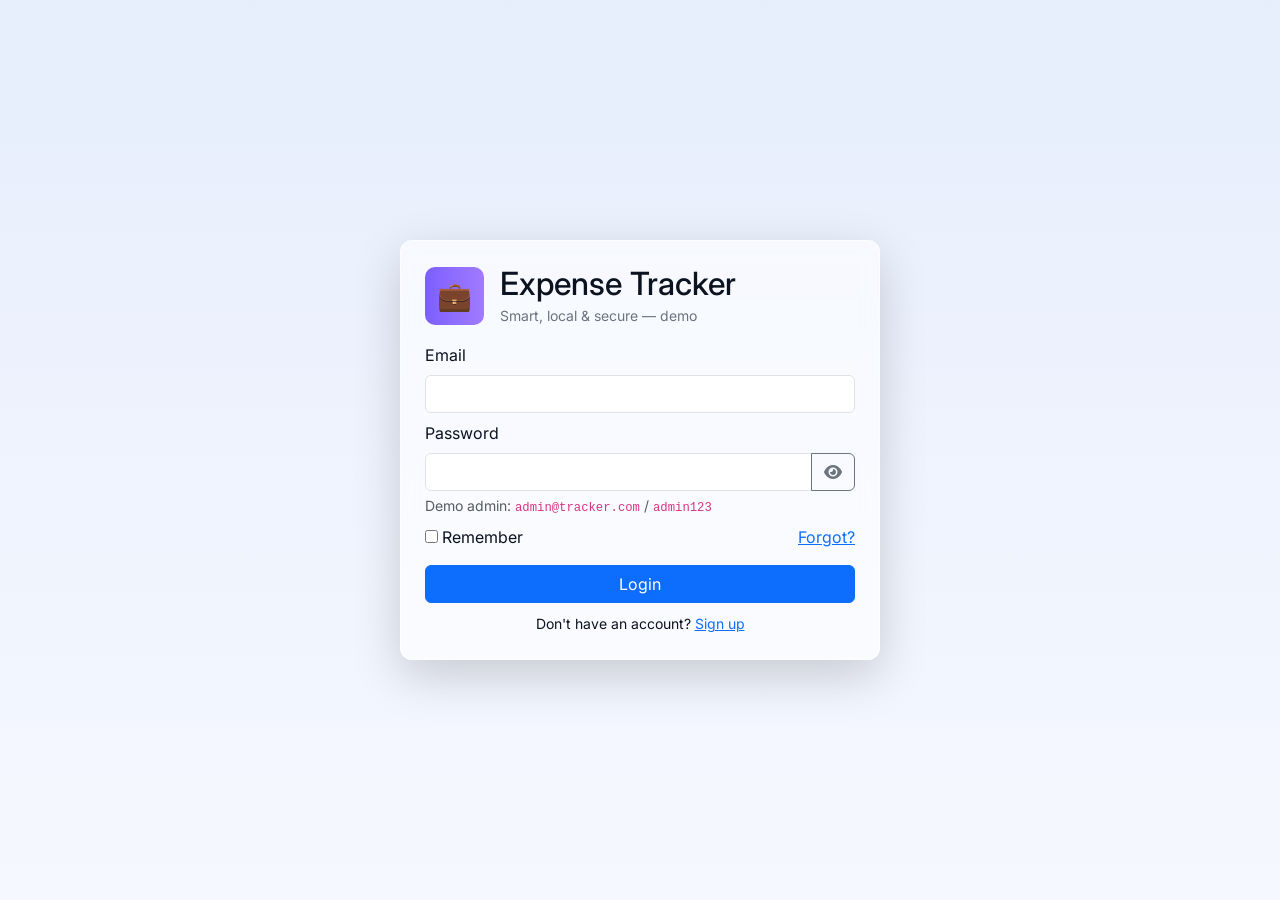
<file: index.html>
<!doctype html>
<html lang="en">
<head>
<meta charset="utf-8" />
<meta name="viewport" content="width=device-width,initial-scale=1" />
<title>Login — Expense Tracker</title>

<link href="https://cdn.jsdelivr.net/npm/bootstrap@5.3.0/dist/css/bootstrap.min.css" rel="stylesheet">
<link href="https://cdnjs.cloudflare.com/ajax/libs/font-awesome/6.4.0/css/all.min.css" rel="stylesheet">
<link rel="stylesheet" href="style.css">
</head>
<body class="page-login">

<main class="auth-viewport">
  <div class="auth-card glass shadow-lg">
    <div class="d-flex align-items-center gap-3 mb-3">
      <div class="brand-logo">💼</div>
      <div>
        <h2 class="m-0">Expense Tracker</h2>
        <small class="muted">Smart, local & secure — demo</small>
      </div>
    </div>

    <form id="loginForm" novalidate>
      <div class="mb-2">
        <label class="form-label">Email</label>
        <input id="loginEmail" type="email" class="form-control" required>
        <div class="invalid-feedback">Please enter a valid email.</div>
      </div>

      <div class="mb-2">
        <label class="form-label">Password</label>
        <div class="input-group">
          <input id="loginPassword" type="password" class="form-control" required minlength="4">
          <button type="button" id="toggleLoginPwd" class="btn btn-outline-secondary" aria-label="Toggle password">
            <i class="fa fa-eye"></i>
          </button>
        </div>
        <div class="form-text">Demo admin: <code>admin@tracker.com</code> / <code>admin123</code></div>
      </div>

      <div class="d-flex justify-content-between align-items-center mb-3">
        <div><input id="remember" type="checkbox"> <label for="remember">Remember</label></div>
        <a href="#" id="openForgot">Forgot?</a>
      </div>

      <button class="btn btn-primary w-100 mb-2">Login</button>

      <div class="text-center">
        <small>Don't have an account? <a href="signup.html">Sign up</a></small>
      </div>
    </form>
  </div>
</main>

<!-- Forgot modal -->
<div id="forgotModal" class="modal-overlay d-none">
  <div class="modal-card glass slide-up">
    <h5>Reset password</h5>
    <div id="forgotStage1">
      <p class="muted">Enter your registered email. (Demo: code shown on-screen)</p>
      <input id="forgotEmail" class="form-control mb-2" placeholder="you@domain.com">
      <div class="d-flex gap-2">
        <button id="sendCode" class="btn btn-primary flex-fill">Send code</button>
        <button id="cancelForgot" class="btn btn-outline-secondary flex-fill">Cancel</button>
      </div>
    </div>

    <div id="forgotStage2" class="d-none">
      <p class="muted">Enter code and new password</p>
      <input id="resetCode" class="form-control mb-2" placeholder="6-digit code">
      <div class="input-group mb-2">
        <input id="newPassword" type="password" class="form-control" placeholder="New password">
        <button id="toggleResetPwd" type="button" class="btn btn-outline-secondary"><i class="fa fa-eye"></i></button>
      </div>
      <button id="resetPasswordBtn" class="btn btn-success w-100">Reset</button>
      <div id="demoCode" class="mt-2 muted small"></div>
    </div>
  </div>
</div>

<script src="script.js"></script>
</body>
</html>
</file>
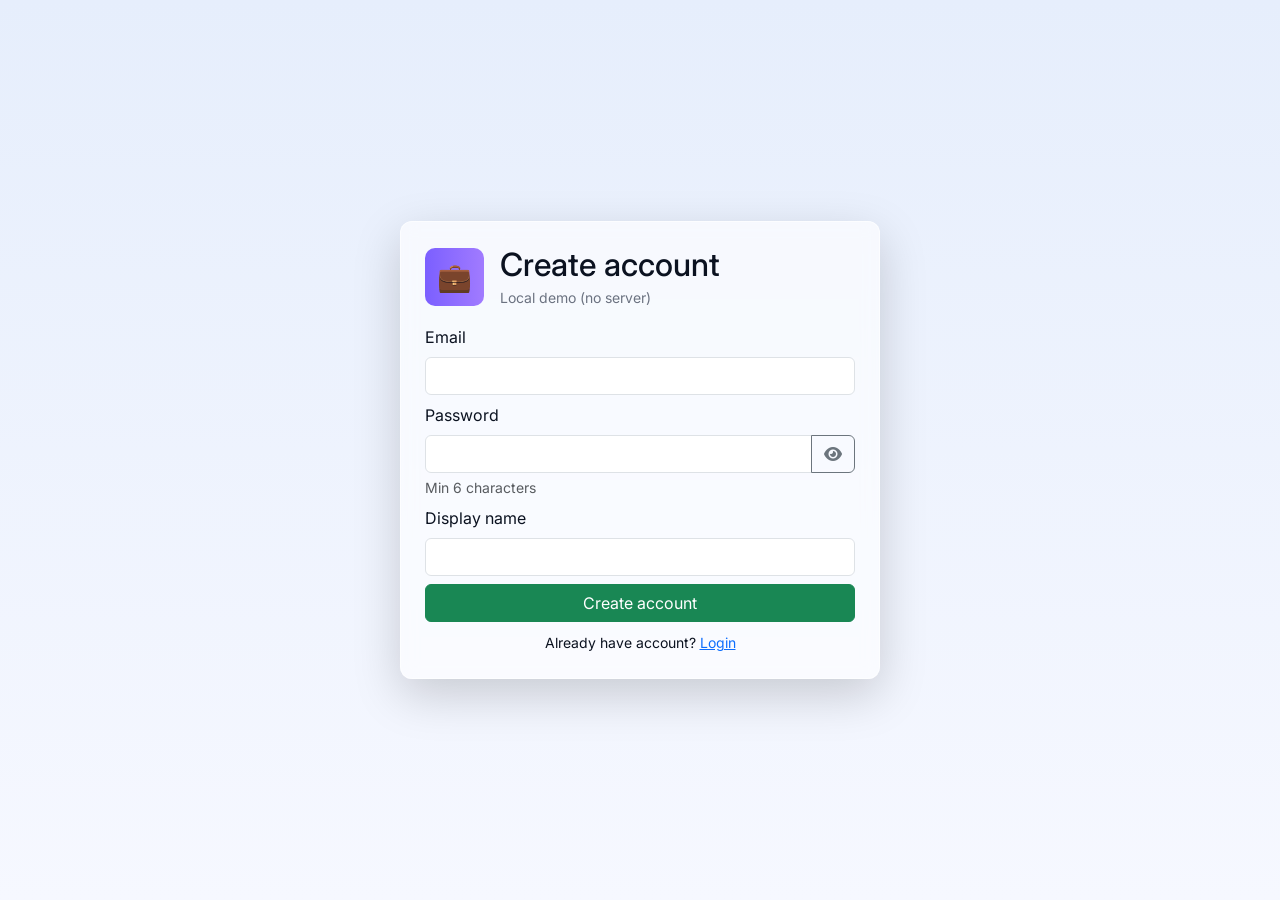
<file: signup.html>
<!doctype html>
<html lang="en">
<head>
<meta charset="utf-8" />
<meta name="viewport" content="width=device-width,initial-scale=1" />
<title>Sign up — Expense Tracker</title>

<link href="https://cdn.jsdelivr.net/npm/bootstrap@5.3.0/dist/css/bootstrap.min.css" rel="stylesheet">
<link href="https://cdnjs.cloudflare.com/ajax/libs/font-awesome/6.4.0/css/all.min.css" rel="stylesheet">
<link rel="stylesheet" href="style.css">
</head>
<body class="page-signup">

<main class="auth-viewport">
  <div class="auth-card glass shadow-lg">
    <div class="d-flex gap-3 align-items-center mb-3">
      <div class="brand-logo">💼</div>
      <div>
        <h2 class="m-0">Create account</h2>
        <small class="muted">Local demo (no server)</small>
      </div>
    </div>

    <form id="signupForm" novalidate>
      <div class="mb-2">
        <label class="form-label">Email</label>
        <input id="signupEmail" type="email" class="form-control" required>
        <div class="invalid-feedback">Please provide a valid email.</div>
      </div>

      <div class="mb-2">
        <label class="form-label">Password</label>
        <div class="input-group">
          <input id="signupPassword" type="password" class="form-control" required minlength="6">
          <button id="toggleSignupPwd" type="button" class="btn btn-outline-secondary"><i class="fa fa-eye"></i></button>
        </div>
        <div class="form-text">Min 6 characters</div>
      </div>

      <div class="mb-2">
        <label class="form-label">Display name</label>
        <input id="signupName" class="form-control">
      </div>

      <button class="btn btn-success w-100">Create account</button>

      <div class="text-center mt-2">
        <small>Already have account? <a href="index.html">Login</a></small>
      </div>
    </form>
  </div>
</main>

<script src="script.js"></script>
</body>
</html>
</file>
<file: style.css>
/* style.css - polished UI for merged app */

/* fonts */
@import url('https://fonts.googleapis.com/css2?family=Inter:wght@300;400;600;700&display=swap');
*{box-sizing:border-box}
body{font-family:Inter,system-ui,Segoe UI,Roboto,Arial,sans-serif;margin:0;background:linear-gradient(180deg,#e6eefc,#f6f8ff);min-height:100vh;color:#0b1220}

/* small helpers */
.muted{color:#6b7280}
.hidden{display:none!important}

/* auth */
.auth-viewport{height:100vh;display:flex;align-items:center;justify-content:center;padding:24px}
.auth-card{width:100%;max-width:480px;padding:24px;border-radius:14px;background:rgba(255,255,255,0.9);box-shadow:0 20px 50px rgba(10,12,30,0.08)}
.brand-logo{font-size:28px;padding:8px 12px;border-radius:10px;background:linear-gradient(90deg,#7b5fff,#a17bff);color:white;display:inline-block}

/* modal */
.modal-overlay{position:fixed;inset:0;display:flex;align-items:center;justify-content:center;background:rgba(10,12,20,0.45);z-index:2000}
.modal-card{width:100%;max-width:520px;padding:18px;border-radius:12px;background:rgba(255,255,255,0.95);}

/* glass */
.glass{background:rgba(255,255,255,0.6);backdrop-filter:blur(8px);border-radius:12px;border:1px solid rgba(255,255,255,0.6)}
.card.glass{border-radius:12px}

/* app shell */
.app-shell{display:flex;height:100vh;overflow:hidden}
.sidebar{width:260px;padding:18px;border-right:1px solid rgba(11,17,32,0.04);display:flex;flex-direction:column;gap:12px;background:transparent}
.user-avatar{width:84px;height:84px;border-radius:50%;object-fit:cover;border:3px solid rgba(255,255,255,0.6);box-shadow:0 6px 18px rgba(10,12,30,0.08)}
.sidebar-nav .nav-link{padding:10px 12px;border-radius:8px;color:#334155;text-decoration:none;border:1px solid transparent;display:block}
.sidebar-nav .nav-link.active{background:linear-gradient(135deg,#eef2ff,#f5f0ff);color:#6b21a8}

/* info cards */
.info-card{padding:18px;border-radius:12px;color:white;box-shadow:0 8px 30px rgba(11,12,30,0.06)}
.gradient-blue{background:linear-gradient(135deg,#4facfe,#00f2fe)}
.gradient-pink{background:linear-gradient(135deg,#ff758c,#ff7eb3)}
.gradient-green{background:linear-gradient(135deg,#43e97b,#38f9d7)}

/* animations */
.animate-fade-up{opacity:0;transform:translateY(10px);animation:fadeUp .6s forwards}
.animate-fade-up.delay-1{animation-delay:.08s}
.animate-fade-up.delay-2{animation-delay:.16s}
@keyframes fadeUp{to{opacity:1;transform:none}}
.info-card.pop{transform:scale(1.03);transition:transform .18s ease}

/* table */
.table{background:transparent}
.table thead th{border-bottom:1px solid rgba(11,12,30,0.06)}

/* toast style (custom) */
.custom-toast{box-shadow:0 6px 20px rgba(0,0,0,0.25)}

/* responsive */
.main-content{flex:1;overflow:auto;background:transparent}
.container-fluid{max-width:1100px;margin:0 auto;padding-top:20px}
@media (max-width:900px){
  .app-shell{flex-direction:column}
  .sidebar{width:100%;flex-direction:row;align-items:center;gap:8px;padding:8px;overflow:auto}
  .sidebar-nav{flex-direction:row;gap:8px}
  .user-avatar{width:48px;height:48px}
}

/* dark */
body.dark{background:linear-gradient(180deg,#071022,#0b1220);color:#e6eefc}
body.dark .glass{background:rgba(18,20,30,0.45);border-color:rgba(255,255,255,0.03)}
</file>
